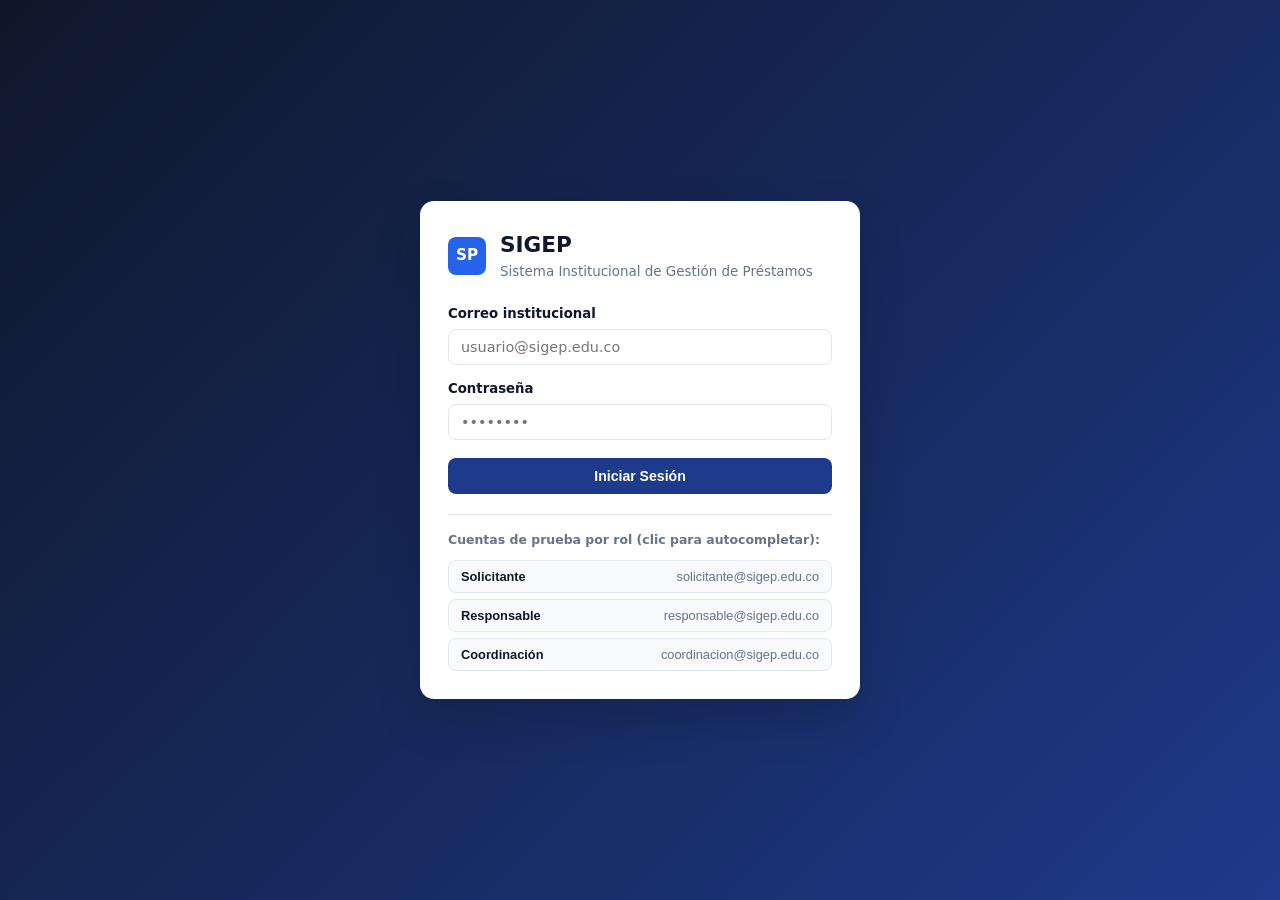
<file: frontend/index.html>
<!DOCTYPE html>
<html lang="es">
<head>
  <meta charset="UTF-8" />
  <meta name="viewport" content="width=device-width, initial-scale=1.0" />
  <title>SIGEP — Sistema Institucional de Gestión de Préstamos</title>
  <link rel="stylesheet" href="css/styles.css" />
</head>
<body>
  <!-- Pantalla de Inicio de Sesión -->
  <section class="auth-screen" id="authScreen">
    <div class="auth-card">
      <div class="auth-header">
        <div class="brand-badge">SP</div>
        <div>
          <h1>SIGEP</h1>
          <p>Sistema Institucional de Gestión de Préstamos</p>
        </div>
      </div>

      <form id="formLogin" class="auth-form">
        <div class="form-group">
          <label for="loginCorreo">Correo institucional</label>
          <input
            type="email"
            class="input"
            id="loginCorreo"
            placeholder="usuario@sigep.edu.co"
            required
          />
        </div>
        <div class="form-group">
          <label for="loginPassword">Contraseña</label>
          <input
            type="password"
            class="input"
            id="loginPassword"
            placeholder="••••••••"
            required
          />
        </div>
        <button type="submit" class="btn btn-primary btn-block" id="btnLoginSubmit">
          Iniciar Sesión
        </button>
      </form>

      <div class="auth-demo-box">
        <p class="auth-demo-title">Cuentas de prueba por rol (clic para autocompletar):</p>
        <div class="demo-accounts">
          <button type="button" class="demo-btn" data-demo-email="solicitante@sigep.edu.co" data-demo-pass="Sigep2026*">
            <strong>Solicitante</strong>
            <span>solicitante@sigep.edu.co</span>
          </button>
          <button type="button" class="demo-btn" data-demo-email="responsable@sigep.edu.co" data-demo-pass="Sigep2026*">
            <strong>Responsable</strong>
            <span>responsable@sigep.edu.co</span>
          </button>
          <button type="button" class="demo-btn" data-demo-email="coordinacion@sigep.edu.co" data-demo-pass="Sigep2026*">
            <strong>Coordinación</strong>
            <span>coordinacion@sigep.edu.co</span>
          </button>
        </div>
      </div>
    </div>
  </section>

  <!-- Aplicación Principal -->
  <div class="app-shell hidden" id="appShell">
    <!-- Barra Lateral -->
    <aside class="sidebar" id="sidebar">
      <div class="sidebar-brand">
        <div class="brand-badge">SP</div>
        <div>
          <h1 class="brand-title">SIGEP</h1>
          <p class="brand-subtitle">Préstamos de Equipos</p>
        </div>
      </div>

      <nav class="sidebar-nav" aria-label="Navegación principal">
        <span class="nav-group-label">General</span>
        <button class="nav-link active" data-view="dashboard">
          <span class="nav-dot"></span> Panel General
        </button>

        <span class="nav-group-label">Inventario y Personas</span>
        <button class="nav-link" data-view="recursos">
          <span class="nav-dot"></span> Catálogo de Recursos
        </button>
        <button class="nav-link" data-view="usuarios" data-roles="responsable,coordinacion">
          <span class="nav-dot"></span> Usuarios
        </button>
        <button class="nav-link" data-view="departamentos" data-roles="responsable,coordinacion">
          <span class="nav-dot"></span> Departamentos
        </button>

        <span class="nav-group-label">Operación de Préstamos</span>
        <button class="nav-link" data-view="solicitudes">
          <span class="nav-dot"></span> Solicitudes
        </button>
        <button class="nav-link" data-view="prestamos">
          <span class="nav-dot"></span> Préstamos y Entregas
        </button>
        <button class="nav-link" data-view="prorrogas">
          <span class="nav-dot"></span> Prórrogas
        </button>

        <span class="nav-group-label">Coordinación</span>
        <button class="nav-link" data-view="reportes" data-roles="responsable,coordinacion">
          <span class="nav-dot"></span> Reportes e Historial
        </button>
      </nav>

      <div class="sidebar-footer">
        <small>API REST v1 · Grupo 08</small>
      </div>
    </aside>

    <!-- Contenido Principal -->
    <div class="main-wrapper">
      <header class="topbar">
        <div class="topbar-left">
          <button class="btn-menu-mobile" id="btnToggleMenu" aria-label="Abrir menú">☰</button>
          <div>
            <h2 class="page-title" id="topbarTitle">Panel General</h2>
            <p class="page-subtitle" id="topbarSubtitle">Resumen operativo en tiempo real del sistema</p>
          </div>
        </div>
        <div class="topbar-right">
          <div class="user-session-pill" id="userSessionInfo">
            <span id="sessionUserName">Usuario</span>
            <span class="badge badge-activo" id="sessionUserRole">rol</span>
          </div>
          <div class="api-status" id="apiStatusIndicator" title="Estado de conexión con FastAPI">
            <span class="status-led"></span>
            <span id="apiStatusText">Verificando API...</span>
          </div>
          <button class="btn btn-secondary btn-sm" id="btnLogout">Cerrar sesión</button>
        </div>
      </header>

      <!-- Contenedor Dinámico de Vistas -->
      <main class="content-area" id="appContent">
        <div class="loading-box">
          <div class="spinner"></div>
          <p>Cargando módulo...</p>
        </div>
      </main>
    </div>
  </div>

  <!-- Zona de Notificaciones -->
  <div class="toast-container" id="toastContainer" aria-live="polite"></div>

  <!-- Modal Global Reutilizable -->
  <div class="modal-backdrop hidden" id="globalModalBackdrop" role="dialog" aria-modal="true">
    <div class="modal-card">
      <div class="modal-header">
        <h3 id="globalModalTitle">Título</h3>
        <button class="modal-close" id="globalModalClose" aria-label="Cerrar">&times;</button>
      </div>
      <div class="modal-body" id="globalModalBody"></div>
    </div>
  </div>

  <script type="module" src="js/main.js"></script>
</body>
</html>
</file>
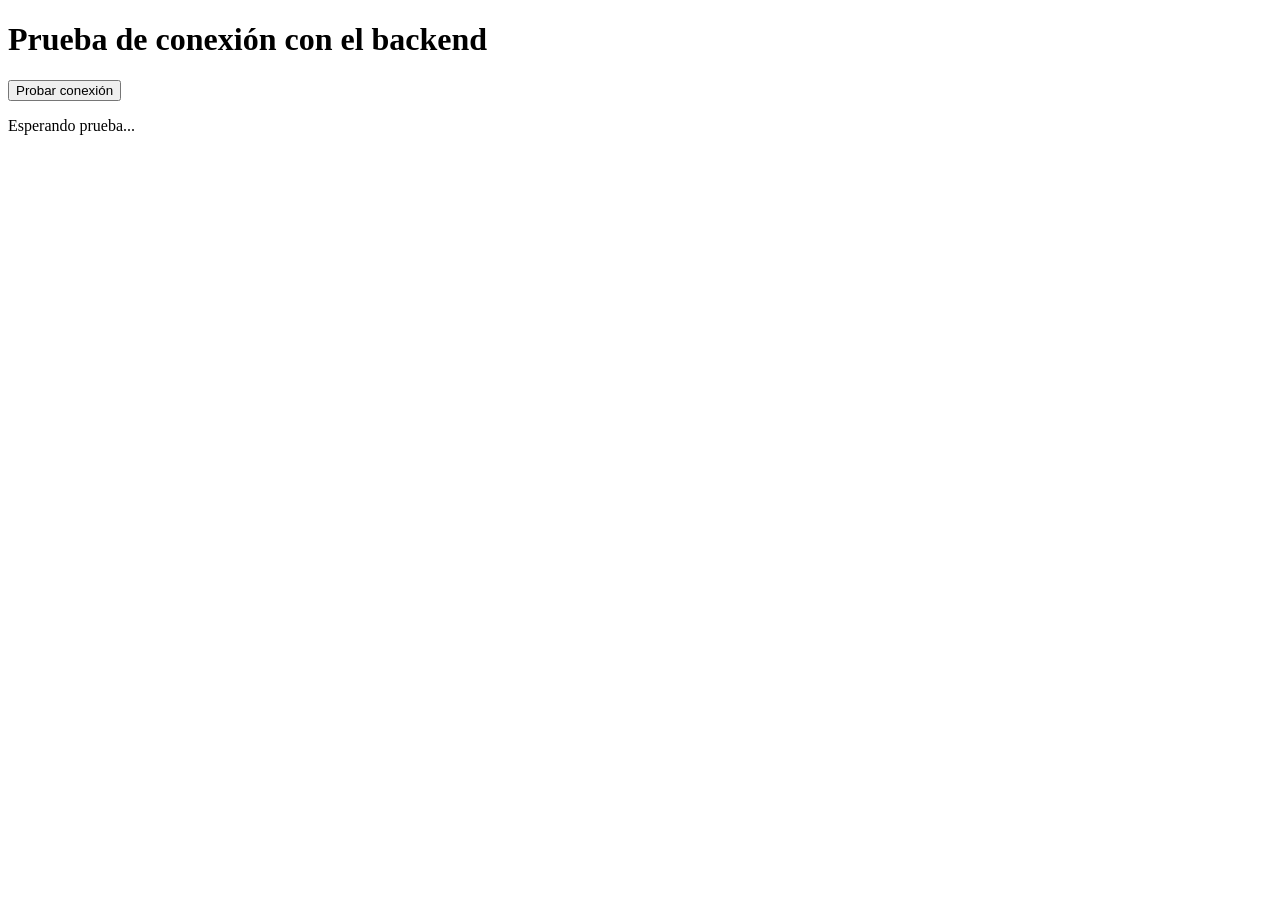
<file: frontend/prueba-conexion.html>
<!DOCTYPE html>
<html lang="es">
<head>
    <meta charset="UTF-8">
    <title>Prueba de conexión API</title>
</head>
<body>
    <h1>Prueba de conexión con el backend</h1>
    <button onclick="probarConexion()">Probar conexión</button>
    <p id="resultado">Esperando prueba...</p>

    <script>
        async function probarConexion() {
            const resultado = document.getElementById("resultado");

            try {
                const respuesta = await fetch(
                    "http://127.0.0.1:8000/api/v1/recursos/"
                );

                if (!respuesta.ok) {
                    throw new Error("Error HTTP: " + respuesta.status);
                }

                const datos = await respuesta.json();

                resultado.textContent =
                    "¡Conexión exitosa! Recursos encontrados: " + datos.length;

            } catch (error) {
                resultado.textContent = "Error de conexión: " + error.message;
            }
        }
    </script>
</body>
</html>
</file>
<file: frontend/css/styles.css>
:root {
  --primary: #1e3a8a;
  --primary-hover: #1d4ed8;
  --primary-soft: #eff6ff;
  --bg-page: #f1f5f9;
  --bg-card: #ffffff;
  --sidebar-bg: #0f172a;
  --sidebar-text: #cbd5e1;
  --sidebar-active: #2563eb;
  --text-main: #0f172a;
  --text-muted: #64748b;
  --border: #e2e8f0;
  --success-bg: #dcfce7;
  --success-text: #166534;
  --warning-bg: #fef3c7;
  --warning-text: #92400e;
  --danger-bg: #fee2e2;
  --danger-text: #991b1b;
  --info-bg: #dbeafe;
  --info-text: #1e40af;
  --neutral-bg: #f1f5f9;
  --neutral-text: #475569;
  --radius: 10px;
  --shadow-sm: 0 1px 2px rgba(15, 23, 42, 0.06);
  --shadow-md: 0 10px 25px rgba(15, 23, 42, 0.12);
}

* {
  box-sizing: border-box;
  margin: 0;
  padding: 0;
}

body {
  font-family: "Segoe UI", system-ui, -apple-system, Roboto, sans-serif;
  background-color: var(--bg-page);
  color: var(--text-main);
  line-height: 1.5;
}

/* Layout General */
.app-shell {
  display: flex;
  min-height: 100vh;
}

.sidebar {
  width: 260px;
  background-color: var(--sidebar-bg);
  color: var(--sidebar-text);
  display: flex;
  flex-direction: column;
  flex-shrink: 0;
  transition: transform 0.25s ease;
}

.sidebar-brand {
  display: flex;
  align-items: center;
  gap: 12px;
  padding: 22px 20px;
  border-bottom: 1px solid rgba(255, 255, 255, 0.08);
}

.brand-badge {
  width: 38px;
  height: 38px;
  border-radius: 8px;
  background: var(--sidebar-active);
  color: #fff;
  font-weight: 700;
  display: grid;
  place-items: center;
  font-size: 0.95rem;
}

.brand-title {
  color: #fff;
  font-size: 1.05rem;
  font-weight: 700;
  letter-spacing: 0.4px;
}

.brand-subtitle {
  font-size: 0.78rem;
  color: #94a3b8;
}

.sidebar-nav {
  padding: 16px 12px;
  display: flex;
  flex-direction: column;
  gap: 4px;
  flex: 1;
}

.nav-group-label {
  font-size: 0.7rem;
  text-transform: uppercase;
  letter-spacing: 0.08em;
  color: #64748b;
  padding: 12px 12px 4px;
  font-weight: 600;
}

.nav-link {
  display: flex;
  align-items: center;
  gap: 10px;
  width: 100%;
  background: transparent;
  border: none;
  color: var(--sidebar-text);
  padding: 10px 12px;
  border-radius: 8px;
  font-size: 0.9rem;
  cursor: pointer;
  text-align: left;
  transition: background 0.15s, color 0.15s;
}

.nav-link:hover {
  background: rgba(255, 255, 255, 0.07);
  color: #fff;
}

.nav-link.active {
  background: var(--sidebar-active);
  color: #fff;
  font-weight: 600;
}

.nav-dot {
  width: 7px;
  height: 7px;
  border-radius: 50%;
  background: currentColor;
  opacity: 0.7;
}

.sidebar-footer {
  padding: 14px 20px;
  border-top: 1px solid rgba(255, 255, 255, 0.08);
  color: #64748b;
  font-size: 0.78rem;
}

/* Main Wrapper & Topbar */
.main-wrapper {
  flex: 1;
  display: flex;
  flex-direction: column;
  min-width: 0;
}

.topbar {
  background: var(--bg-card);
  border-bottom: 1px solid var(--border);
  padding: 16px 28px;
  display: flex;
  align-items: center;
  justify-content: space-between;
  gap: 16px;
}

.topbar-left {
  display: flex;
  align-items: center;
  gap: 14px;
}

.btn-menu-mobile {
  display: none;
  background: var(--bg-page);
  border: 1px solid var(--border);
  border-radius: 8px;
  padding: 6px 10px;
  font-size: 1.1rem;
  cursor: pointer;
}

.page-title {
  font-size: 1.25rem;
  font-weight: 700;
  color: var(--text-main);
}

.page-subtitle {
  font-size: 0.84rem;
  color: var(--text-muted);
}

.api-status {
  display: inline-flex;
  align-items: center;
  gap: 8px;
  padding: 6px 12px;
  border-radius: 999px;
  background: var(--neutral-bg);
  font-size: 0.8rem;
  font-weight: 600;
  color: var(--neutral-text);
  border: 1px solid var(--border);
}

.api-status.online {
  background: var(--success-bg);
  color: var(--success-text);
  border-color: #bbf7d0;
}

.api-status.offline {
  background: var(--danger-bg);
  color: var(--danger-text);
  border-color: #fecaca;
}

.status-led {
  width: 8px;
  height: 8px;
  border-radius: 50%;
  background: currentColor;
}

/* Content Area */
.content-area {
  padding: 24px 28px;
  max-width: 1360px;
  width: 100%;
  margin: 0 auto;
}

/* Cards & Grids */
.kpi-grid {
  display: grid;
  grid-template-columns: repeat(auto-fit, minmax(220px, 1fr));
  gap: 16px;
  margin-bottom: 22px;
}

.card {
  background: var(--bg-card);
  border: 1px solid var(--border);
  border-radius: var(--radius);
  padding: 20px;
  box-shadow: var(--shadow-sm);
  margin-bottom: 20px;
}

.kpi-card {
  background: var(--bg-card);
  border: 1px solid var(--border);
  border-radius: var(--radius);
  padding: 18px 20px;
  box-shadow: var(--shadow-sm);
}

.kpi-label {
  font-size: 0.8rem;
  font-weight: 600;
  color: var(--text-muted);
  text-transform: uppercase;
  letter-spacing: 0.04em;
}

.kpi-value {
  font-size: 1.9rem;
  font-weight: 700;
  color: var(--primary);
  margin: 6px 0;
}

.kpi-meta {
  font-size: 0.82rem;
  color: var(--text-muted);
}

.section-header {
  display: flex;
  flex-wrap: wrap;
  align-items: center;
  justify-content: space-between;
  gap: 12px;
  margin-bottom: 16px;
}

.section-title {
  font-size: 1.05rem;
  font-weight: 700;
}

/* Toolbar & Filters */
.toolbar {
  display: flex;
  flex-wrap: wrap;
  gap: 10px;
  margin-bottom: 16px;
  align-items: center;
}

.input,
.select,
.textarea {
  padding: 9px 12px;
  border: 1px solid var(--border);
  border-radius: 8px;
  font-size: 0.9rem;
  font-family: inherit;
  color: var(--text-main);
  background: #fff;
  transition: border-color 0.15s;
}

.input:focus,
.select:focus,
.textarea:focus {
  outline: none;
  border-color: var(--primary-hover);
}

.toolbar .input {
  min-width: 240px;
}

/* Buttons */
.btn {
  display: inline-flex;
  align-items: center;
  justify-content: center;
  gap: 6px;
  padding: 9px 15px;
  border-radius: 8px;
  font-size: 0.88rem;
  font-weight: 600;
  border: 1px solid transparent;
  cursor: pointer;
  transition: background 0.15s, opacity 0.15s;
}

.btn:disabled {
  opacity: 0.55;
  cursor: not-allowed;
}

.btn-primary {
  background: var(--primary);
  color: #fff;
}

.btn-primary:hover:not(:disabled) {
  background: var(--primary-hover);
}

.btn-secondary {
  background: #fff;
  border-color: var(--border);
  color: var(--text-main);
}

.btn-secondary:hover:not(:disabled) {
  background: var(--bg-page);
}

.btn-success {
  background: #15803d;
  color: #fff;
}

.btn-success:hover:not(:disabled) {
  background: #166534;
}

.btn-danger {
  background: #dc2626;
  color: #fff;
}

.btn-danger:hover:not(:disabled) {
  background: #b91c1c;
}

.btn-sm {
  padding: 5px 10px;
  font-size: 0.8rem;
}

.actions-group {
  display: flex;
  flex-wrap: wrap;
  gap: 6px;
}

/* Tables */
.table-responsive {
  width: 100%;
  overflow-x: auto;
}

table {
  width: 100%;
  border-collapse: collapse;
  font-size: 0.88rem;
}

th,
td {
  text-align: left;
  padding: 11px 12px;
  border-bottom: 1px solid var(--border);
  vertical-align: middle;
}

th {
  background: #f8fafc;
  color: var(--text-muted);
  font-weight: 700;
  font-size: 0.78rem;
  text-transform: uppercase;
  letter-spacing: 0.04em;
}

tr:hover td {
  background: #f8fafc;
}

/* Badges Semánticos */
.badge {
  display: inline-block;
  padding: 3px 10px;
  border-radius: 999px;
  font-size: 0.76rem;
  font-weight: 700;
  text-transform: capitalize;
}

.badge-disponible,
.badge-aprobada,
.badge-aprobado,
.badge-devuelto,
.badge-bueno {
  background: var(--success-bg);
  color: var(--success-text);
}

.badge-pendiente,
.badge-mantenimiento,
.badge-incompleto {
  background: var(--warning-bg);
  color: var(--warning-text);
}

.badge-prestado,
.badge-activo,
.badge-docente,
.badge-estudiante {
  background: var(--info-bg);
  color: var(--info-text);
}

.badge-rechazada,
.badge-inactivo,
.badge-dañado {
  background: var(--danger-bg);
  color: var(--danger-text);
}

.badge-contratista,
.badge-otro {
  background: var(--neutral-bg);
  color: var(--neutral-text);
}

/* Forms inside Modals or Cards */
.form-grid {
  display: grid;
  grid-template-columns: repeat(2, 1fr);
  gap: 14px;
}

.form-group {
  display: flex;
  flex-direction: column;
  gap: 5px;
}

.form-group.full {
  grid-column: 1 / -1;
}

.form-group label {
  font-size: 0.83rem;
  font-weight: 600;
  color: var(--text-main);
}

.form-actions {
  display: flex;
  justify-content: flex-end;
  gap: 10px;
  margin-top: 18px;
  padding-top: 14px;
  border-top: 1px solid var(--border);
}

/* Modal */
.modal-backdrop {
  position: fixed;
  inset: 0;
  background: rgba(15, 23, 42, 0.55);
  display: flex;
  align-items: center;
  justify-content: center;
  padding: 16px;
  z-index: 1000;
}

.modal-backdrop.hidden {
  display: none;
}

.modal-card {
  background: #fff;
  border-radius: 12px;
  width: 100%;
  max-width: 560px;
  max-height: 90vh;
  overflow-y: auto;
  box-shadow: var(--shadow-md);
}

.modal-header {
  padding: 16px 20px;
  border-bottom: 1px solid var(--border);
  display: flex;
  align-items: center;
  justify-content: space-between;
}

.modal-header h3 {
  font-size: 1.05rem;
}

.modal-close {
  background: transparent;
  border: none;
  font-size: 1.5rem;
  line-height: 1;
  cursor: pointer;
  color: var(--text-muted);
}

.modal-body {
  padding: 20px;
}

/* Toasts */
.toast-container {
  position: fixed;
  top: 18px;
  right: 18px;
  z-index: 1200;
  display: flex;
  flex-direction: column;
  gap: 8px;
  max-width: 380px;
}

.toast {
  padding: 12px 16px;
  border-radius: 8px;
  font-size: 0.88rem;
  font-weight: 500;
  box-shadow: var(--shadow-md);
  border-left: 4px solid;
  background: #fff;
}

.toast.success {
  border-color: #16a34a;
  color: var(--success-text);
  background: #f0fdf4;
}

.toast.error {
  border-color: #dc2626;
  color: var(--danger-text);
  background: #fef2f2;
}

.toast.info {
  border-color: #2563eb;
  color: var(--info-text);
  background: #eff6ff;
}

/* States */
.loading-box,
.empty-state {
  text-align: center;
  padding: 40px 20px;
  color: var(--text-muted);
}

.spinner {
  width: 30px;
  height: 30px;
  border: 3px solid var(--border);
  border-top-color: var(--primary);
  border-radius: 50%;
  margin: 0 auto 10px;
  animation: spin 0.8s linear infinite;
}

@keyframes spin {
  to {
    transform: rotate(360deg);
  }
}

.tabs {
  display: flex;
  gap: 8px;
  border-bottom: 1px solid var(--border);
  margin-bottom: 16px;
}

.tab-btn {
  padding: 9px 14px;
  border: none;
  background: transparent;
  font-weight: 600;
  font-size: 0.88rem;
  color: var(--text-muted);
  cursor: pointer;
  border-bottom: 2px solid transparent;
}

.tab-btn.active {
  color: var(--primary);
  border-bottom-color: var(--primary);
}

@media (max-width: 860px) {
  .sidebar {
    position: fixed;
    inset: 0 auto 0 0;
    z-index: 900;
    transform: translateX(-100%);
  }

  .sidebar.open {
    transform: translateX(0);
  }

  .btn-menu-mobile {
    display: inline-block;
  }

  .form-grid {
    grid-template-columns: 1fr;
  }
}

/* Autenticación y Sesión */
.hidden {
  display: none !important;
}

.auth-screen {
  min-height: 100vh;
  display: grid;
  place-items: center;
  padding: 20px;
  background: linear-gradient(135deg, #0f172a 0%, #1e3a8a 100%);
}

.auth-card {
  width: 100%;
  max-width: 440px;
  background: #ffffff;
  border-radius: 14px;
  padding: 28px;
  box-shadow: 0 20px 40px rgba(15, 23, 42, 0.28);
}

.auth-header {
  display: flex;
  align-items: center;
  gap: 14px;
  margin-bottom: 22px;
}

.auth-header h1 {
  font-size: 1.35rem;
  color: var(--text-main);
}

.auth-header p {
  font-size: 0.84rem;
  color: var(--text-muted);
}

.auth-form {
  display: flex;
  flex-direction: column;
  gap: 14px;
}

.btn-block {
  width: 100%;
  margin-top: 4px;
}

.auth-demo-box {
  margin-top: 20px;
  padding-top: 16px;
  border-top: 1px solid var(--border);
}

.auth-demo-title {
  font-size: 0.78rem;
  color: var(--text-muted);
  margin-bottom: 10px;
  font-weight: 600;
}

.demo-accounts {
  display: flex;
  flex-direction: column;
  gap: 6px;
}

.demo-btn {
  display: flex;
  justify-content: space-between;
  align-items: center;
  width: 100%;
  padding: 8px 12px;
  border: 1px solid var(--border);
  border-radius: 8px;
  background: #f8fafc;
  cursor: pointer;
  font-size: 0.8rem;
  color: var(--text-main);
  transition: background 0.15s, border-color 0.15s;
}

.demo-btn:hover {
  background: var(--primary-soft);
  border-color: var(--primary-hover);
}

.demo-btn span {
  color: var(--text-muted);
}

.topbar-right {
  display: flex;
  align-items: center;
  flex-wrap: wrap;
  gap: 10px;
}

.user-session-pill {
  display: inline-flex;
  align-items: center;
  gap: 8px;
  padding: 5px 12px;
  background: var(--primary-soft);
  border: 1px solid #bfdbfe;
  border-radius: 999px;
  font-size: 0.82rem;
  font-weight: 600;
  color: var(--primary);
}
</file>
